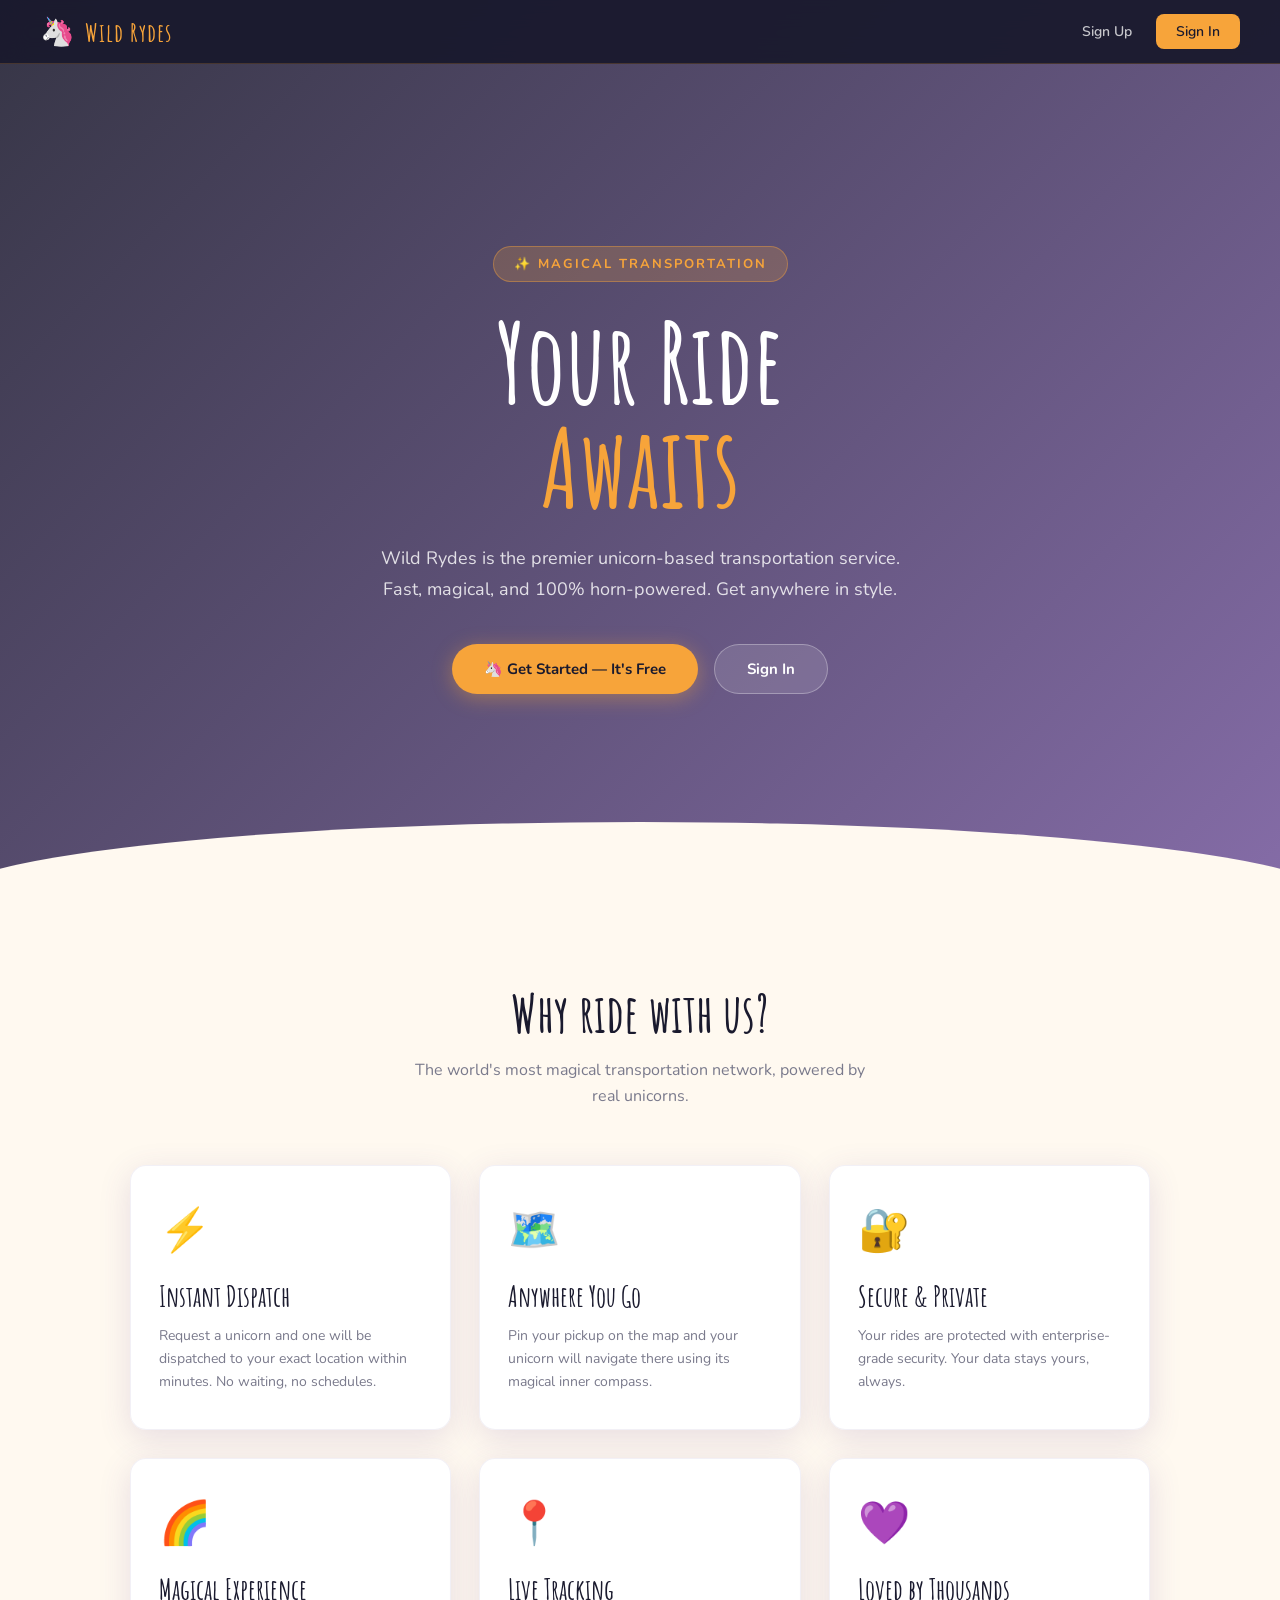
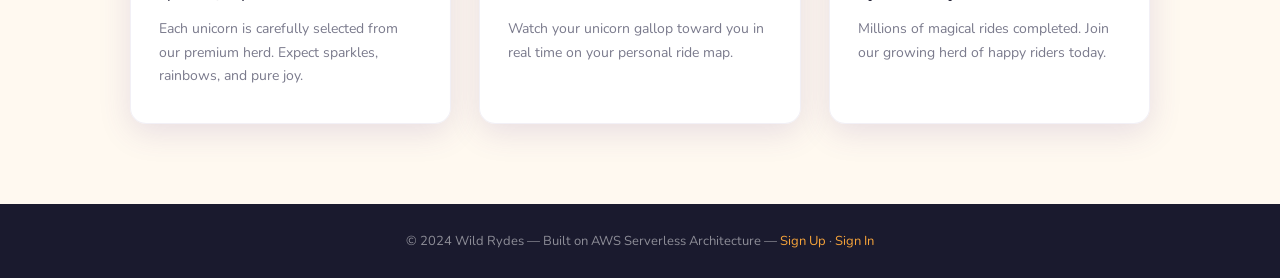
<file: index.html>
<!DOCTYPE html>
<html lang="en">
<head>
    <meta charset="UTF-8">
    <meta name="viewport" content="width=device-width, initial-scale=1.0">
    <title>Wild Rydes — Unicorn Rides on Demand</title>
    <link rel="stylesheet" href="css/style.css">
</head>
<body>

    <!-- NAVBAR -->
    <nav class="navbar">
        <a href="index.html" class="navbar-brand">
            <span class="logo-icon">🦄</span>
            <span class="logo-text">Wild Rydes</span>
        </a>
        <div class="navbar-links">
            <a href="register.html">Sign Up</a>
            <a href="signin.html" class="btn-nav-primary">Sign In</a>
        </div>
    </nav>

    <!-- HERO -->
    <section class="hero">
        <div class="hero-badge">✨ Magical Transportation</div>
        <h1>
            Your Ride
            <span>Awaits</span>
        </h1>
        <p>
            Wild Rydes is the premier unicorn-based transportation service.
            Fast, magical, and 100% horn-powered. Get anywhere in style.
        </p>
        <div class="hero-cta">
            <a href="register.html" class="btn btn-primary">🦄 Get Started — It's Free</a>
            <a href="signin.html" class="btn btn-secondary">Sign In</a>
        </div>
    </section>

    <!-- FEATURES -->
    <section class="features">
        <div class="section-title">
            <h2>Why ride with us?</h2>
            <p>The world's most magical transportation network, powered by real unicorns.</p>
        </div>
        <div class="features-grid">
            <div class="feature-card">
                <span class="feature-icon">⚡</span>
                <h3>Instant Dispatch</h3>
                <p>Request a unicorn and one will be dispatched to your exact location within minutes. No waiting, no schedules.</p>
            </div>
            <div class="feature-card">
                <span class="feature-icon">🗺️</span>
                <h3>Anywhere You Go</h3>
                <p>Pin your pickup on the map and your unicorn will navigate there using its magical inner compass.</p>
            </div>
            <div class="feature-card">
                <span class="feature-icon">🔐</span>
                <h3>Secure & Private</h3>
                <p>Your rides are protected with enterprise-grade security. Your data stays yours, always.</p>
            </div>
            <div class="feature-card">
                <span class="feature-icon">🌈</span>
                <h3>Magical Experience</h3>
                <p>Each unicorn is carefully selected from our premium herd. Expect sparkles, rainbows, and pure joy.</p>
            </div>
            <div class="feature-card">
                <span class="feature-icon">📍</span>
                <h3>Live Tracking</h3>
                <p>Watch your unicorn gallop toward you in real time on your personal ride map.</p>
            </div>
            <div class="feature-card">
                <span class="feature-icon">💜</span>
                <h3>Loved by Thousands</h3>
                <p>Millions of magical rides completed. Join our growing herd of happy riders today.</p>
            </div>
        </div>
    </section>

    <!-- FOOTER -->
    <footer>
        <p>© 2024 Wild Rydes &mdash; Built on AWS Serverless Architecture &mdash; 
        <a href="register.html">Sign Up</a> · <a href="signin.html">Sign In</a></p>
    </footer>

</body>
</html>
</file>
<file: css/style.css>
@import url('https://fonts.googleapis.com/css2?family=Amatic+SC:wght@400;700&family=Nunito:wght@300;400;600;700&display=swap');

:root {
    --primary: #F7A43A;
    --primary-dark: #E08820;
    --secondary: #5C3D8F;
    --secondary-light: #7B5CB8;
    --dark: #1A1A2E;
    --dark-mid: #2D2D44;
    --text: #3D3D3D;
    --text-light: #7A7A8C;
    --white: #FFFFFF;
    --off-white: #FFF9F0;
    --success: #4CAF50;
    --error: #E53935;
    --card-bg: rgba(255,255,255,0.95);
    --shadow: 0 8px 32px rgba(92,61,143,0.15);
    --shadow-hover: 0 16px 48px rgba(92,61,143,0.25);
    --radius: 16px;
    --radius-sm: 8px;
}

* {
    margin: 0;
    padding: 0;
    box-sizing: border-box;
}

body {
    font-family: 'Nunito', sans-serif;
    color: var(--text);
    background: var(--off-white);
    min-height: 100vh;
}

/* ─── NAVBAR ─── */
.navbar {
    position: fixed;
    top: 0;
    left: 0;
    right: 0;
    z-index: 100;
    background: rgba(26,26,46,0.95);
    backdrop-filter: blur(12px);
    padding: 0 40px;
    height: 64px;
    display: flex;
    align-items: center;
    justify-content: space-between;
    border-bottom: 1px solid rgba(247,164,58,0.2);
}

.navbar-brand {
    display: flex;
    align-items: center;
    gap: 10px;
    text-decoration: none;
}

.navbar-brand .logo-icon {
    font-size: 28px;
    line-height: 1;
}

.navbar-brand .logo-text {
    font-family: 'Amatic SC', cursive;
    font-size: 26px;
    font-weight: 700;
    color: var(--primary);
    letter-spacing: 1px;
}

.navbar-links {
    display: flex;
    align-items: center;
    gap: 8px;
}

.navbar-links a,
.navbar-links button {
    font-family: 'Nunito', sans-serif;
    font-size: 14px;
    font-weight: 600;
    color: rgba(255,255,255,0.75);
    text-decoration: none;
    padding: 8px 16px;
    border-radius: var(--radius-sm);
    border: none;
    background: transparent;
    cursor: pointer;
    transition: all 0.2s;
}

.navbar-links a:hover,
.navbar-links button:hover {
    color: var(--white);
    background: rgba(247,164,58,0.15);
}

.navbar-links .btn-nav-primary {
    background: var(--primary);
    color: var(--dark);
    padding: 8px 20px;
}

.navbar-links .btn-nav-primary:hover {
    background: var(--primary-dark);
    color: var(--dark);
}

/* ─── HERO ─── */
.hero {
    min-height: 100vh;
    background: 
        linear-gradient(135deg, rgba(26,26,46,0.88) 0%, rgba(92,61,143,0.75) 100%),
        url('https://images.unsplash.com/photo-1553284965-83fd3e82fa5a?w=1600&q=80') center/cover no-repeat;
    display: flex;
    flex-direction: column;
    align-items: center;
    justify-content: center;
    text-align: center;
    padding: 80px 20px 40px;
    position: relative;
    overflow: hidden;
}

.hero::before {
    content: '';
    position: absolute;
    bottom: -2px;
    left: 0;
    right: 0;
    height: 80px;
    background: var(--off-white);
    clip-path: ellipse(55% 100% at 50% 100%);
}

.hero-badge {
    display: inline-flex;
    align-items: center;
    gap: 8px;
    background: rgba(247,164,58,0.2);
    border: 1px solid rgba(247,164,58,0.4);
    color: var(--primary);
    font-size: 13px;
    font-weight: 700;
    letter-spacing: 2px;
    text-transform: uppercase;
    padding: 8px 20px;
    border-radius: 100px;
    margin-bottom: 28px;
    animation: fadeInDown 0.6s ease;
}

.hero h1 {
    font-family: 'Amatic SC', cursive;
    font-size: clamp(64px, 10vw, 110px);
    font-weight: 700;
    color: var(--white);
    line-height: 0.95;
    margin-bottom: 24px;
    animation: fadeInUp 0.7s ease 0.1s both;
}

.hero h1 span {
    color: var(--primary);
    display: block;
}

.hero p {
    font-size: 18px;
    color: rgba(255,255,255,0.82);
    max-width: 520px;
    line-height: 1.7;
    margin-bottom: 40px;
    animation: fadeInUp 0.7s ease 0.2s both;
}

.hero-cta {
    display: flex;
    gap: 16px;
    flex-wrap: wrap;
    justify-content: center;
    animation: fadeInUp 0.7s ease 0.3s both;
}

/* ─── BUTTONS ─── */
.btn {
    display: inline-flex;
    align-items: center;
    justify-content: center;
    gap: 8px;
    font-family: 'Nunito', sans-serif;
    font-weight: 700;
    font-size: 15px;
    padding: 14px 32px;
    border-radius: 100px;
    border: none;
    cursor: pointer;
    text-decoration: none;
    transition: all 0.25s cubic-bezier(0.4, 0, 0.2, 1);
    position: relative;
    overflow: hidden;
}

.btn-primary {
    background: var(--primary);
    color: var(--dark);
    box-shadow: 0 4px 20px rgba(247,164,58,0.4);
}

.btn-primary:hover {
    background: var(--primary-dark);
    transform: translateY(-2px);
    box-shadow: 0 8px 28px rgba(247,164,58,0.5);
}

.btn-secondary {
    background: rgba(255,255,255,0.12);
    color: var(--white);
    border: 1.5px solid rgba(255,255,255,0.3);
}

.btn-secondary:hover {
    background: rgba(255,255,255,0.22);
    transform: translateY(-2px);
}

.btn-purple {
    background: var(--secondary);
    color: var(--white);
    box-shadow: 0 4px 20px rgba(92,61,143,0.35);
}

.btn-purple:hover {
    background: var(--secondary-light);
    transform: translateY(-2px);
    box-shadow: 0 8px 28px rgba(92,61,143,0.45);
}

.btn-full {
    width: 100%;
}

.btn:disabled {
    opacity: 0.5;
    cursor: not-allowed;
    transform: none !important;
}

/* ─── FEATURES SECTION ─── */
.features {
    padding: 80px 40px;
    max-width: 1100px;
    margin: 0 auto;
}

.section-title {
    text-align: center;
    margin-bottom: 56px;
}

.section-title h2 {
    font-family: 'Amatic SC', cursive;
    font-size: 52px;
    font-weight: 700;
    color: var(--dark);
    margin-bottom: 12px;
}

.section-title p {
    color: var(--text-light);
    font-size: 16px;
    max-width: 480px;
    margin: 0 auto;
    line-height: 1.6;
}

.features-grid {
    display: grid;
    grid-template-columns: repeat(auto-fit, minmax(280px, 1fr));
    gap: 28px;
}

.feature-card {
    background: var(--card-bg);
    border-radius: var(--radius);
    padding: 36px 28px;
    box-shadow: var(--shadow);
    transition: all 0.3s ease;
    border: 1px solid rgba(92,61,143,0.08);
    position: relative;
    overflow: hidden;
}

.feature-card::before {
    content: '';
    position: absolute;
    top: 0;
    left: 0;
    right: 0;
    height: 4px;
    background: linear-gradient(90deg, var(--primary), var(--secondary));
    transform: scaleX(0);
    transition: transform 0.3s ease;
}

.feature-card:hover {
    transform: translateY(-6px);
    box-shadow: var(--shadow-hover);
}

.feature-card:hover::before {
    transform: scaleX(1);
}

.feature-icon {
    font-size: 42px;
    margin-bottom: 20px;
    display: block;
}

.feature-card h3 {
    font-family: 'Amatic SC', cursive;
    font-size: 28px;
    font-weight: 700;
    color: var(--dark);
    margin-bottom: 10px;
}

.feature-card p {
    color: var(--text-light);
    font-size: 14px;
    line-height: 1.65;
}

/* ─── FOOTER ─── */
footer {
    background: var(--dark);
    color: rgba(255,255,255,0.5);
    text-align: center;
    padding: 28px;
    font-size: 13px;
}

footer a {
    color: var(--primary);
    text-decoration: none;
}

/* ─── AUTH PAGES ─── */
.auth-page {
    min-height: 100vh;
    background: 
        linear-gradient(135deg, var(--dark) 0%, var(--secondary) 100%);
    display: flex;
    align-items: center;
    justify-content: center;
    padding: 80px 20px 40px;
}

.auth-card {
    background: var(--white);
    border-radius: 24px;
    padding: 48px 40px;
    width: 100%;
    max-width: 440px;
    box-shadow: 0 24px 64px rgba(0,0,0,0.3);
    animation: fadeInUp 0.5s ease;
}

.auth-logo {
    text-align: center;
    margin-bottom: 32px;
}

.auth-logo .logo-emoji {
    font-size: 48px;
    display: block;
    margin-bottom: 8px;
}

.auth-logo h1 {
    font-family: 'Amatic SC', cursive;
    font-size: 36px;
    color: var(--dark);
    font-weight: 700;
}

.auth-logo p {
    color: var(--text-light);
    font-size: 14px;
    margin-top: 4px;
}

.form-group {
    margin-bottom: 20px;
}

.form-group label {
    display: block;
    font-size: 13px;
    font-weight: 700;
    color: var(--text);
    margin-bottom: 8px;
    letter-spacing: 0.5px;
    text-transform: uppercase;
}

.form-group input {
    width: 100%;
    padding: 13px 16px;
    border: 2px solid #E8E8F0;
    border-radius: var(--radius-sm);
    font-family: 'Nunito', sans-serif;
    font-size: 15px;
    color: var(--text);
    background: #FAFAFA;
    transition: all 0.2s;
    outline: none;
}

.form-group input:focus {
    border-color: var(--secondary);
    background: var(--white);
    box-shadow: 0 0 0 4px rgba(92,61,143,0.1);
}

.form-group input::placeholder {
    color: #C0C0CE;
}

.auth-divider {
    text-align: center;
    margin: 24px 0;
    color: var(--text-light);
    font-size: 13px;
    position: relative;
}

.auth-divider::before,
.auth-divider::after {
    content: '';
    position: absolute;
    top: 50%;
    width: calc(50% - 24px);
    height: 1px;
    background: #E8E8F0;
}

.auth-divider::before { left: 0; }
.auth-divider::after { right: 0; }

.auth-footer {
    text-align: center;
    margin-top: 24px;
    font-size: 14px;
    color: var(--text-light);
}

.auth-footer a {
    color: var(--secondary);
    font-weight: 700;
    text-decoration: none;
}

.auth-footer a:hover {
    text-decoration: underline;
}

/* ─── RIDE PAGE ─── */
.ride-page {
    padding-top: 64px;
    height: 100vh;
    display: flex;
    flex-direction: column;
}

.ride-header {
    background: var(--dark);
    color: var(--white);
    padding: 12px 28px;
    display: flex;
    align-items: center;
    justify-content: space-between;
    gap: 16px;
    flex-shrink: 0;
    border-bottom: 1px solid rgba(247,164,58,0.2);
}

.ride-header .instruction {
    font-size: 14px;
    color: rgba(255,255,255,0.7);
    display: flex;
    align-items: center;
    gap: 8px;
}

.ride-header .instruction strong {
    color: var(--primary);
}

.ride-body {
    display: flex;
    flex: 1;
    overflow: hidden;
}

#map {
    flex: 1;
    height: 100%;
}

.ride-sidebar {
    width: 320px;
    flex-shrink: 0;
    background: var(--white);
    border-left: 1px solid #EEEEF5;
    display: flex;
    flex-direction: column;
    overflow-y: auto;
}

.sidebar-section {
    padding: 24px;
    border-bottom: 1px solid #F0F0F8;
}

.sidebar-section h3 {
    font-family: 'Amatic SC', cursive;
    font-size: 24px;
    color: var(--dark);
    margin-bottom: 12px;
}

.pickup-display {
    background: #F5F5FA;
    border: 1px dashed #C0C0D0;
    border-radius: var(--radius-sm);
    padding: 12px 14px;
    font-size: 12px;
    color: var(--text-light);
    font-family: monospace;
    margin-bottom: 16px;
    min-height: 40px;
    display: flex;
    align-items: center;
}

.result-panel {
    background: linear-gradient(135deg, #F0FFF4, #E8F5FF);
    border: 1px solid #B2DFDB;
    border-radius: var(--radius-sm);
    padding: 20px;
    margin-top: 16px;
    display: none;
}

.result-panel h3 {
    font-family: 'Amatic SC', cursive;
    font-size: 22px;
    color: var(--success);
    margin-bottom: 10px;
}

.result-panel p {
    font-size: 13px;
    color: var(--text);
    margin-bottom: 4px;
}

.alert-info {
    background: rgba(92,61,143,0.08);
    border: 1px solid rgba(92,61,143,0.2);
    border-radius: var(--radius-sm);
    padding: 14px 16px;
    font-size: 13px;
    color: var(--secondary);
    margin-bottom: 16px;
    line-height: 1.5;
}

/* ─── ANIMATIONS ─── */
@keyframes fadeInUp {
    from { opacity: 0; transform: translateY(20px); }
    to { opacity: 1; transform: translateY(0); }
}

@keyframes fadeInDown {
    from { opacity: 0; transform: translateY(-12px); }
    to { opacity: 1; transform: translateY(0); }
}

/* ─── RESPONSIVE ─── */
@media (max-width: 768px) {
    .navbar { padding: 0 20px; }
    .features { padding: 60px 20px; }
    .auth-card { padding: 36px 24px; }
    .ride-sidebar { width: 100%; height: 280px; }
    .ride-body { flex-direction: column-reverse; }
    #map { flex: none; height: calc(100% - 280px); min-height: 300px; }
}
</file>
